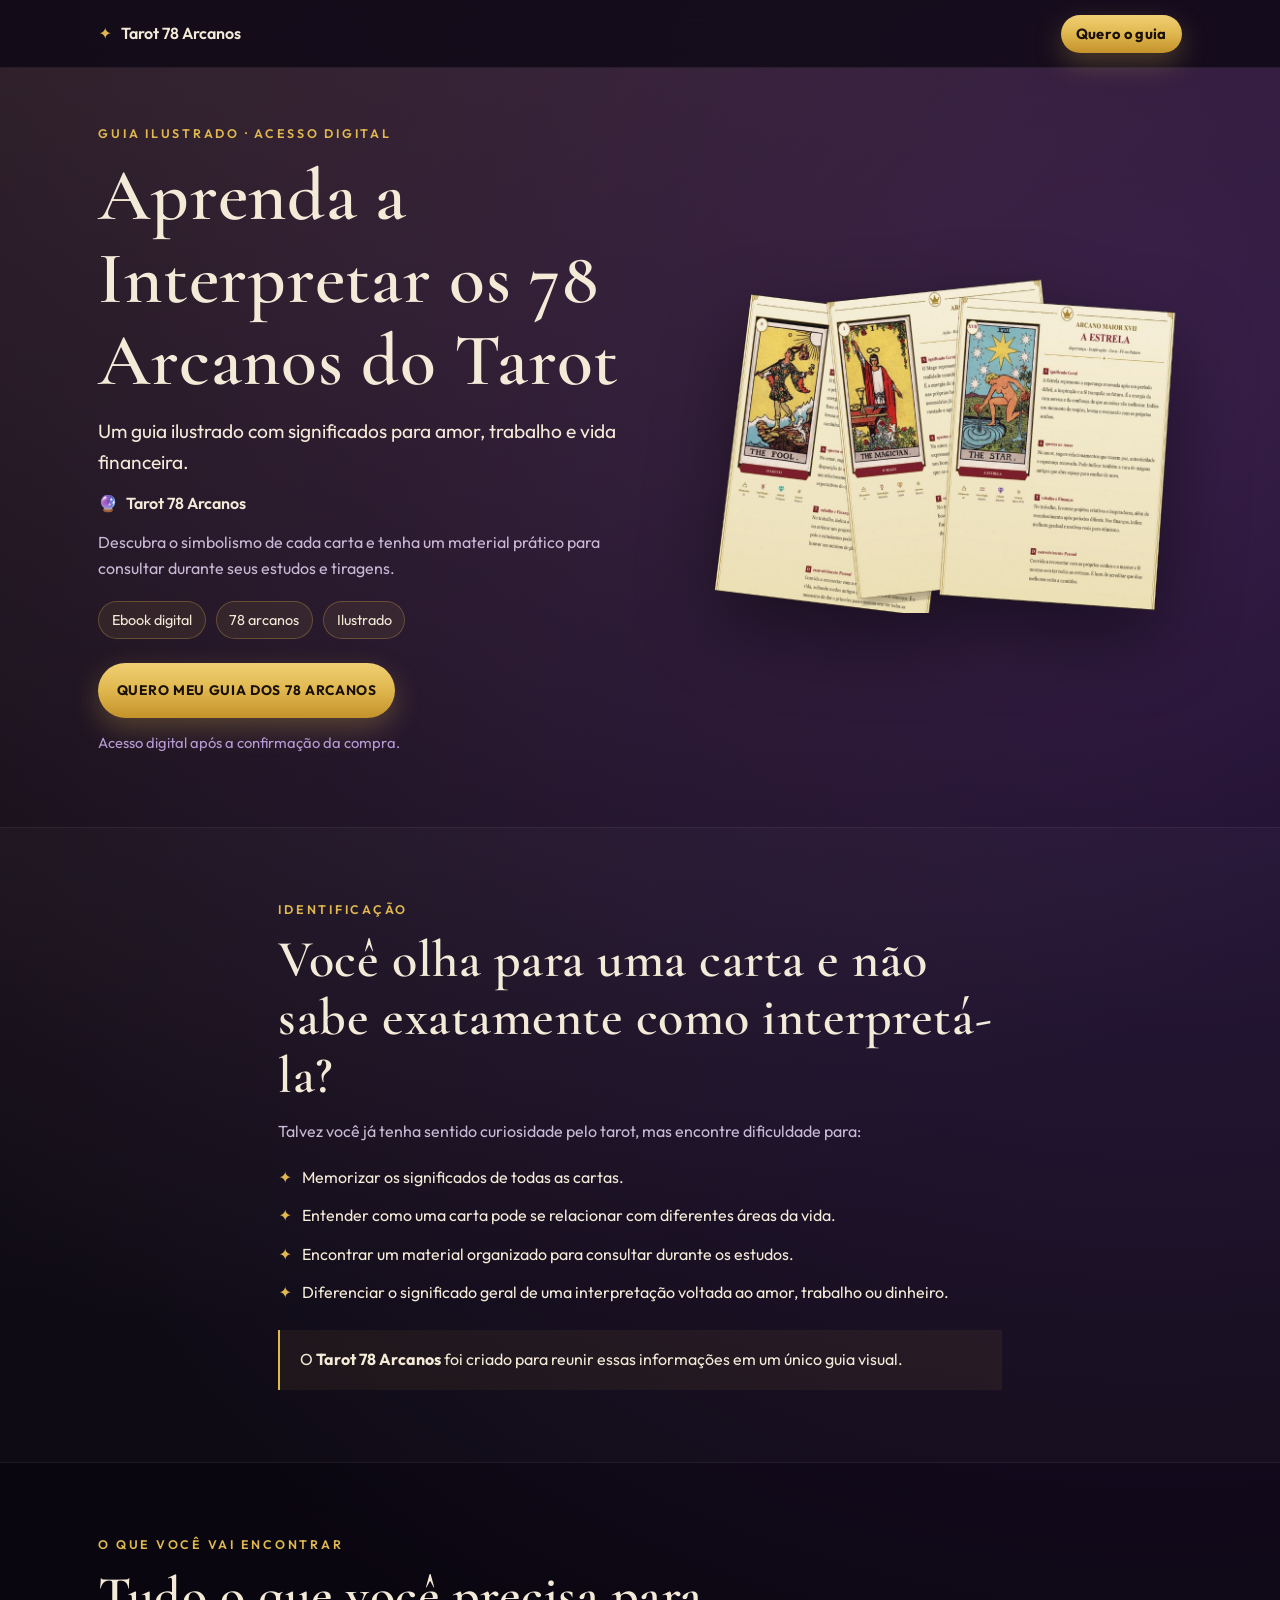
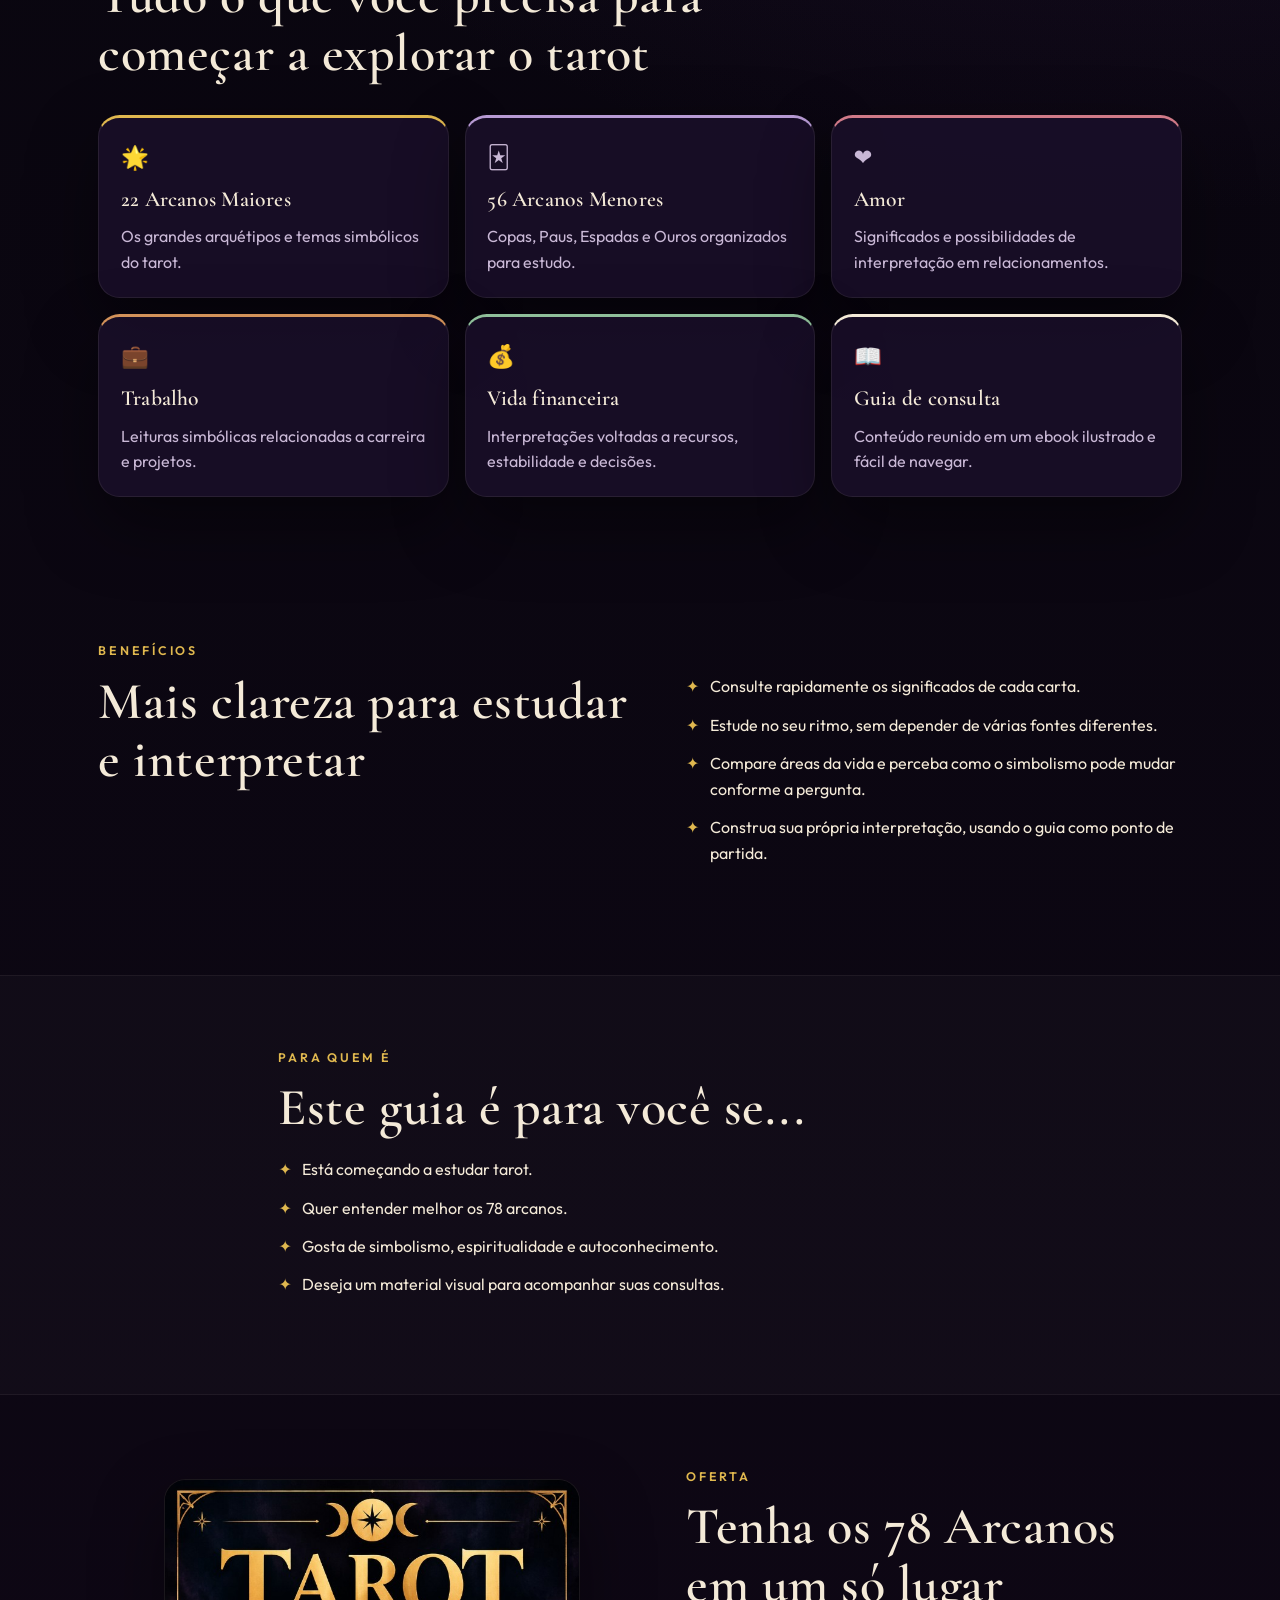
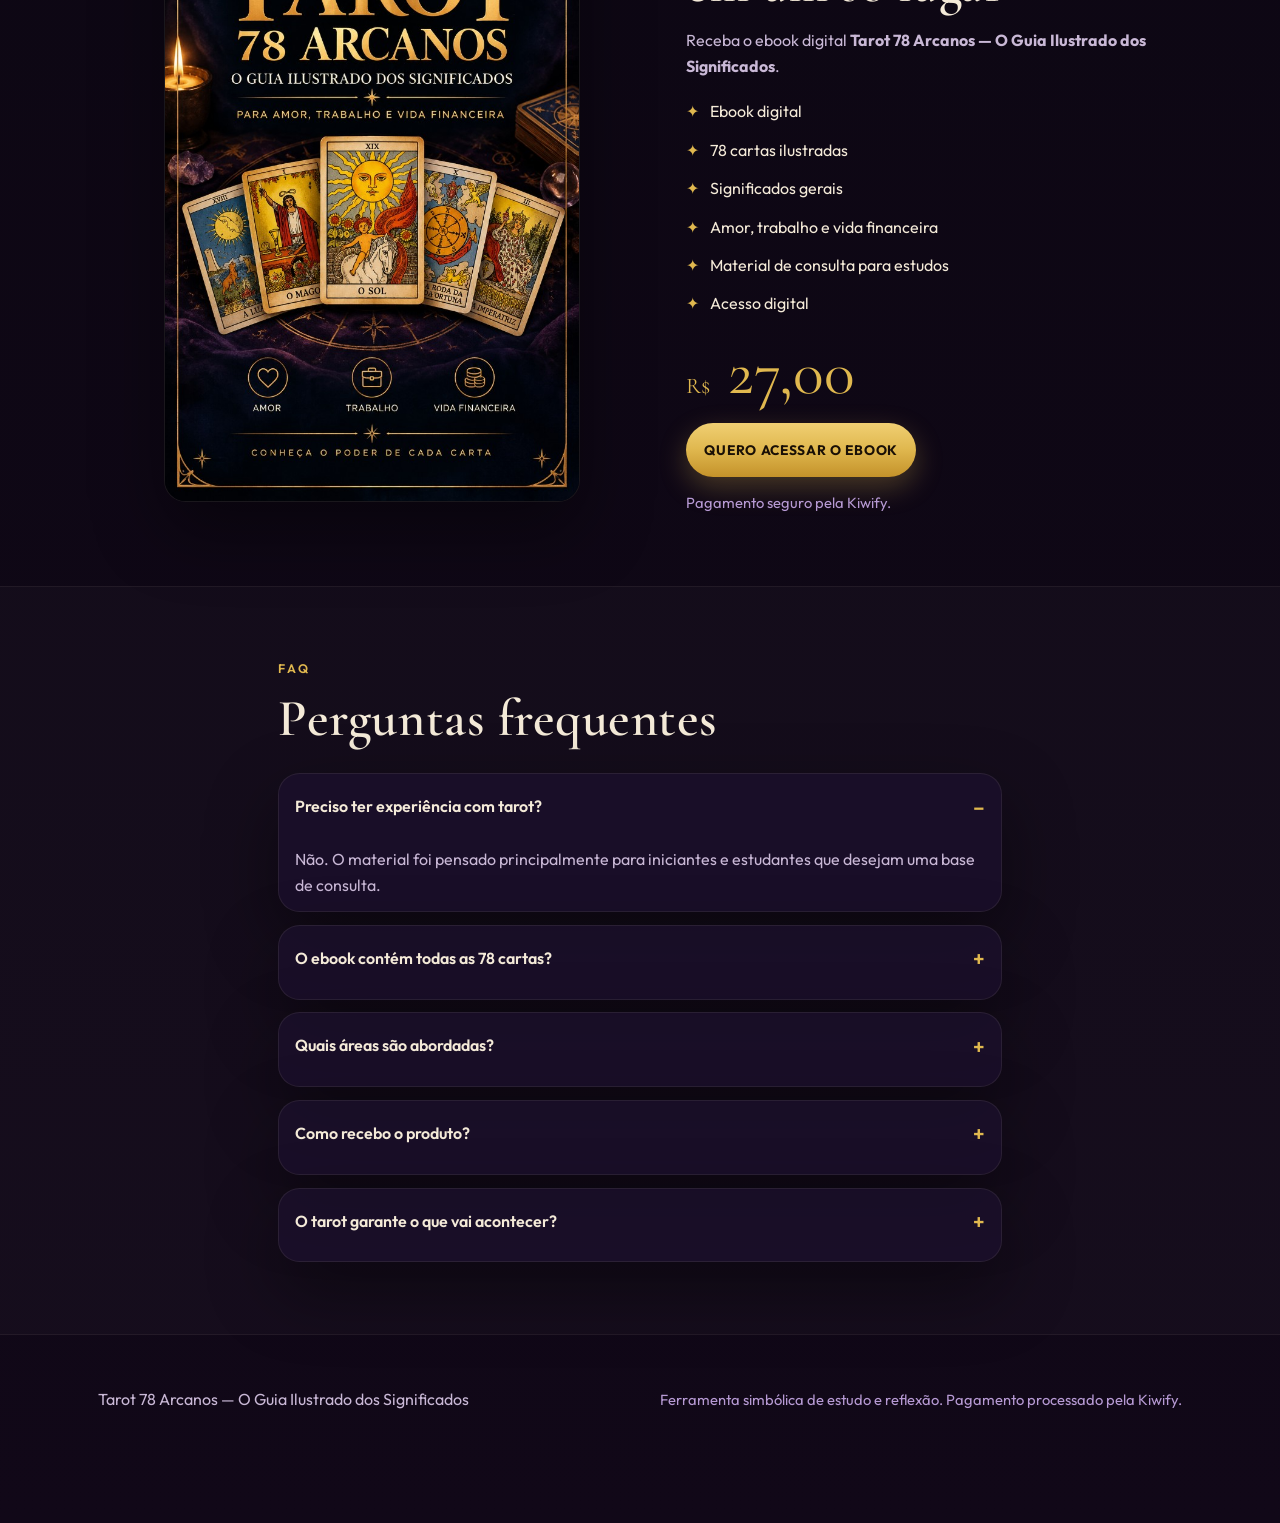
<file: index.html>
<!DOCTYPE html>
<html lang="pt-BR">
  <head>
    <meta charset="utf-8" />
    <meta name="viewport" content="width=device-width, initial-scale=1" />
    <meta
      name="description"
      content="Ebook ilustrado Tarot 78 Arcanos: significados para amor, trabalho e vida financeira. Acesso digital após a compra."
    />
    <meta property="og:title" content="Tarot 78 Arcanos — O Guia Ilustrado dos Significados" />
    <meta
      property="og:description"
      content="Aprenda a interpretar os 78 arcanos do tarot com um guia visual para amor, trabalho e vida financeira."
    />
    <meta property="og:type" content="website" />
    <meta property="og:image" content="images/capa.jpg" />
    <title>Tarot 78 Arcanos — O Guia Ilustrado dos Significados</title>
    <link rel="icon" href="favicon.svg" type="image/svg+xml" />
    <link rel="preconnect" href="https://fonts.googleapis.com" />
    <link rel="preconnect" href="https://fonts.gstatic.com" crossorigin />
    <link
      href="https://fonts.googleapis.com/css2?family=Cormorant+Garamond:ital,wght@0,500;0,600;0,700;1,500&family=Outfit:wght@400;500;600;700&display=swap"
      rel="stylesheet"
    />
    <link rel="stylesheet" href="styles.css" />
  </head>
  <body>
    <a class="skip-link" href="#conteudo">Pular para o conteúdo</a>

    <header class="site-header">
      <div class="wrap header-inner">
        <a class="brand" href="#topo">
          <span class="brand-mark" aria-hidden="true">✦</span>
          Tarot 78 Arcanos
        </a>
        <a class="btn btn-sm" data-checkout href="https://pay.kiwify.com.br/nUuGYq7">Quero o guia</a>
      </div>
    </header>

    <main id="conteudo">
      <section class="hero" id="topo">
        <div class="wrap hero-grid">
          <div class="hero-copy">
            <p class="eyebrow">Guia ilustrado · Acesso digital</p>
            <h1>Aprenda a Interpretar os 78 Arcanos do Tarot</h1>
            <p class="lede">
              Um guia ilustrado com significados para amor, trabalho e vida financeira.
            </p>
            <p class="hero-kicker">
              <span aria-hidden="true">🔮</span> Tarot 78 Arcanos
            </p>
            <p>
              Descubra o simbolismo de cada carta e tenha um material prático para consultar
              durante seus estudos e tiragens.
            </p>
            <ul class="chips" aria-label="O que está incluído">
              <li>Ebook digital</li>
              <li>78 arcanos</li>
              <li>Ilustrado</li>
            </ul>
            <a class="btn btn-lg" data-checkout href="https://pay.kiwify.com.br/nUuGYq7">Quero meu guia dos 78 arcanos</a>
            <p class="fine-print">Acesso digital após a confirmação da compra.</p>
          </div>

          <div class="hero-visual">
            <img
              class="hero-photo"
              src="images/guia-cartas.png"
              alt="Páginas do guia com O Louco, O Mago e A Estrela sobrepostas"
              width="1024"
              height="716"
            />
          </div>
        </div>
      </section>

      <section class="section identify" id="identificacao">
        <div class="wrap narrow">
          <p class="eyebrow">Identificação</p>
          <h2>Você olha para uma carta e não sabe exatamente como interpretá-la?</h2>
          <p>
            Talvez você já tenha sentido curiosidade pelo tarot, mas encontre dificuldade para:
          </p>
          <ul class="pain-list">
            <li>Memorizar os significados de todas as cartas.</li>
            <li>Entender como uma carta pode se relacionar com diferentes áreas da vida.</li>
            <li>Encontrar um material organizado para consultar durante os estudos.</li>
            <li>
              Diferenciar o significado geral de uma interpretação voltada ao amor, trabalho ou
              dinheiro.
            </li>
          </ul>
          <p class="closing">
            O <strong>Tarot 78 Arcanos</strong> foi criado para reunir essas informações em um
            único guia visual.
          </p>
        </div>
      </section>

      <section class="section contents" id="conteudo-ebook">
        <div class="wrap">
          <div class="section-head">
            <p class="eyebrow">O que você vai encontrar</p>
            <h2>Tudo o que você precisa para começar a explorar o tarot</h2>
          </div>
          <div class="feature-grid">
            <article class="feature gold">
              <p class="feature-icon" aria-hidden="true">🌟</p>
              <h3>22 Arcanos Maiores</h3>
              <p>Os grandes arquétipos e temas simbólicos do tarot.</p>
            </article>
            <article class="feature violet">
              <p class="feature-icon" aria-hidden="true">🃏</p>
              <h3>56 Arcanos Menores</h3>
              <p>Copas, Paus, Espadas e Ouros organizados para estudo.</p>
            </article>
            <article class="feature rose">
              <p class="feature-icon" aria-hidden="true">❤️</p>
              <h3>Amor</h3>
              <p>Significados e possibilidades de interpretação em relacionamentos.</p>
            </article>
            <article class="feature copper">
              <p class="feature-icon" aria-hidden="true">💼</p>
              <h3>Trabalho</h3>
              <p>Leituras simbólicas relacionadas a carreira e projetos.</p>
            </article>
            <article class="feature sage">
              <p class="feature-icon" aria-hidden="true">💰</p>
              <h3>Vida financeira</h3>
              <p>Interpretações voltadas a recursos, estabilidade e decisões.</p>
            </article>
            <article class="feature ivory">
              <p class="feature-icon" aria-hidden="true">📖</p>
              <h3>Guia de consulta</h3>
              <p>Conteúdo reunido em um ebook ilustrado e fácil de navegar.</p>
            </article>
          </div>
        </div>
      </section>

      <section class="section benefits" id="beneficios">
        <div class="wrap split">
          <div>
            <p class="eyebrow">Benefícios</p>
            <h2>Mais clareza para estudar e interpretar</h2>
          </div>
          <ul class="benefit-list">
            <li>Consulte rapidamente os significados de cada carta.</li>
            <li>Estude no seu ritmo, sem depender de várias fontes diferentes.</li>
            <li>
              Compare áreas da vida e perceba como o simbolismo pode mudar conforme a pergunta.
            </li>
            <li>Construa sua própria interpretação, usando o guia como ponto de partida.</li>
          </ul>
        </div>
      </section>

      <section class="section audience" id="para-quem">
        <div class="wrap narrow">
          <p class="eyebrow">Para quem é</p>
          <h2>Este guia é para você se...</h2>
          <ul class="audience-list">
            <li>Está começando a estudar tarot.</li>
            <li>Quer entender melhor os 78 arcanos.</li>
            <li>Gosta de simbolismo, espiritualidade e autoconhecimento.</li>
            <li>Deseja um material visual para acompanhar suas consultas.</li>
          </ul>
        </div>
      </section>

      <section class="section offer" id="oferta">
        <div class="wrap offer-grid">
          <div class="cover">
            <img
              class="cover-photo"
              src="images/capa.jpg"
              alt="Capa do ebook Tarot 78 Arcanos — O Guia Ilustrado dos Significados"
              width="682"
              height="1024"
            />
          </div>
          <div class="offer-copy">
            <p class="eyebrow">Oferta</p>
            <h2>Tenha os 78 Arcanos em um só lugar</h2>
            <p>
              Receba o ebook digital <strong>Tarot 78 Arcanos — O Guia Ilustrado dos Significados</strong>.
            </p>
            <ul class="offer-points">
              <li>Ebook digital</li>
              <li>78 cartas ilustradas</li>
              <li>Significados gerais</li>
              <li>Amor, trabalho e vida financeira</li>
              <li>Material de consulta para estudos</li>
              <li>Acesso digital</li>
            </ul>
            <p class="price"><span>R$</span> 27,00</p>
            <a class="btn btn-lg" data-checkout href="https://pay.kiwify.com.br/nUuGYq7">Quero acessar o ebook</a>
            <p class="fine-print">Pagamento seguro pela Kiwify.</p>
          </div>
        </div>
      </section>

      <section class="section faq" id="faq">
        <div class="wrap narrow">
          <p class="eyebrow">FAQ</p>
          <h2>Perguntas frequentes</h2>
          <div class="faq-list">
            <details open>
              <summary>Preciso ter experiência com tarot?</summary>
              <p>
                Não. O material foi pensado principalmente para iniciantes e estudantes que
                desejam uma base de consulta.
              </p>
            </details>
            <details>
              <summary>O ebook contém todas as 78 cartas?</summary>
              <p>
                Sim. A proposta é reunir os 22 Arcanos Maiores e os 56 Arcanos Menores, com
                ilustrações e significados organizados.
              </p>
            </details>
            <details>
              <summary>Quais áreas são abordadas?</summary>
              <p>Amor e relacionamentos, trabalho e carreira, e vida financeira.</p>
            </details>
            <details>
              <summary>Como recebo o produto?</summary>
              <p>
                O produto é digital. Após a confirmação do pagamento, o acesso é disponibilizado
                pela Kiwify.
              </p>
            </details>
            <details>
              <summary>O tarot garante o que vai acontecer?</summary>
              <p>
                Não. O tarot é uma ferramenta simbólica de reflexão e interpretação, não uma
                garantia de acontecimentos futuros.
              </p>
            </details>
          </div>
        </div>
      </section>
    </main>

    <footer class="site-footer">
      <div class="wrap footer-inner">
        <p>Tarot 78 Arcanos — O Guia Ilustrado dos Significados</p>
        <p class="fine-print">
          Ferramenta simbólica de estudo e reflexão. Pagamento processado pela Kiwify.
        </p>
      </div>
    </footer>

    <div class="mobile-cta">
      <a class="btn" data-checkout href="https://pay.kiwify.com.br/nUuGYq7">Quero o ebook · R$ 27,00</a>
    </div>

    <script src="config.js"></script>
    <script src="script.js"></script>
  </body>
</html>
</file>
<file: styles.css>
:root {
  color-scheme: dark;
  --night: #09060f;
  --plum: #160b22;
  --violet: #3a1d5c;
  --orchid: #b79ad4;
  --gold: #e0b84f;
  --gold-deep: #c4922a;
  --ivory: #f4ead8;
  --mist: #c9b8d6;
  --rose: #d07a88;
  --copper: #d3925a;
  --sage: #8fbf9a;
  --line: rgba(224, 184, 79, 0.28);
  --card: rgba(28, 16, 44, 0.78);
  --shadow: 0 28px 70px rgba(0, 0, 0, 0.42);
  --radius: 1.35rem;
  --header: 4.25rem;
}

* {
  box-sizing: border-box;
}

html {
  scroll-behavior: smooth;
  overflow-x: hidden;
}

body {
  margin: 0;
  overflow-x: hidden;
  font-family: Outfit, system-ui, sans-serif;
  color: var(--ivory);
  background:
    radial-gradient(circle at 12% -10%, rgba(224, 184, 79, 0.16), transparent 34%),
    radial-gradient(circle at 90% 8%, rgba(88, 42, 128, 0.45), transparent 32%),
    linear-gradient(180deg, #140b1f 0%, var(--night) 28%, #110818 100%);
  line-height: 1.6;
}

img,
svg {
  display: block;
  max-width: 100%;
}

a {
  color: var(--gold);
}

h1,
h2,
h3 {
  font-family: "Cormorant Garamond", Georgia, serif;
  line-height: 1.12;
  letter-spacing: 0.01em;
  margin: 0;
  overflow-wrap: break-word;
}

h1 {
  font-size: clamp(2.1rem, 8vw, 4.6rem);
  font-weight: 600;
}

h2 {
  font-size: clamp(2rem, 5vw, 3.25rem);
  font-weight: 600;
}

h3 {
  font-size: 1.35rem;
  font-weight: 600;
}

p {
  margin: 0.85rem 0 0;
  color: var(--mist);
  overflow-wrap: break-word;
}

.skip-link {
  position: absolute;
  left: 1rem;
  top: -4rem;
  z-index: 20;
  padding: 0.6rem 0.9rem;
  background: var(--gold);
  color: var(--night);
  text-decoration: none;
  border-radius: 0.5rem;
}

.skip-link:focus {
  top: 1rem;
}

.wrap {
  width: min(1120px, 100%);
  margin: 0 auto;
  padding-inline: 1.15rem;
}

.narrow {
  width: min(760px, 100%);
}

.eyebrow {
  margin: 0 0 0.7rem;
  color: var(--gold);
  font-size: 0.78rem;
  font-weight: 600;
  letter-spacing: 0.22em;
  text-transform: uppercase;
}

.site-header {
  position: sticky;
  top: 0;
  z-index: 10;
  height: var(--header);
  border-bottom: 1px solid rgba(244, 234, 216, 0.08);
  background: rgba(12, 7, 20, 0.78);
  backdrop-filter: blur(16px);
}

.site-header.is-scrolled {
  box-shadow: 0 12px 32px rgba(0, 0, 0, 0.28);
}

.header-inner,
.footer-inner {
  display: flex;
  align-items: center;
  justify-content: space-between;
  gap: 1rem;
  height: var(--header);
}

.brand {
  display: flex;
  align-items: center;
  gap: 0.55rem;
  color: var(--ivory);
  text-decoration: none;
  font-weight: 600;
}

.brand-mark {
  color: var(--gold);
}

.btn {
  display: inline-flex;
  align-items: center;
  justify-content: center;
  min-height: 3rem;
  min-width: 0;
  max-width: 100%;
  padding: 0.85rem 1.35rem;
  border: 0;
  border-radius: 999px;
  background: linear-gradient(180deg, #f0cf73 0%, var(--gold) 48%, var(--gold-deep) 100%);
  color: #1a1006;
  font: inherit;
  font-weight: 700;
  letter-spacing: 0.02em;
  text-decoration: none;
  text-align: center;
  white-space: normal;
  box-shadow: 0 10px 28px rgba(224, 184, 79, 0.28);
  transition: transform 0.2s ease, filter 0.2s ease;
}

.btn:hover {
  transform: translateY(-1px);
  filter: brightness(1.05);
}

.btn:focus-visible {
  outline: 2px solid var(--ivory);
  outline-offset: 3px;
}

.btn-sm {
  min-height: 2.4rem;
  padding: 0.45rem 0.95rem;
  font-size: 0.92rem;
}

.btn-lg {
  min-height: 3.4rem;
  padding: 1rem 1.15rem;
  width: fit-content;
  max-width: 100%;
  text-transform: uppercase;
  font-size: 0.86rem;
  letter-spacing: 0.05em;
}

.hero {
  padding: 3.5rem 0 4.5rem;
}

.hero-grid,
.offer-grid,
.split {
  display: grid;
  gap: 2.5rem;
  min-width: 0;
}

.hero-copy,
.hero-visual,
.offer-copy,
.cover {
  min-width: 0;
  max-width: 100%;
}

.hero-kicker {
  display: flex;
  align-items: center;
  gap: 0.45rem;
  color: var(--ivory);
  font-weight: 600;
}

.lede {
  font-size: 1.2rem;
  color: var(--ivory);
}

.chips,
.pain-list,
.benefit-list,
.audience-list,
.offer-points {
  margin: 1.25rem 0 1.5rem;
  padding: 0;
  list-style: none;
}

.chips {
  display: flex;
  flex-wrap: wrap;
  gap: 0.6rem;
}

.chips li {
  padding: 0.4rem 0.8rem;
  border: 1px solid var(--line);
  border-radius: 999px;
  color: var(--ivory);
  background: rgba(224, 184, 79, 0.08);
  font-size: 0.9rem;
}

.fine-print {
  color: var(--orchid);
  font-size: 0.92rem;
}

.hero-visual {
  display: grid;
  place-items: center;
  width: 100%;
}

.hero-photo {
  width: min(40rem, 100%);
  height: auto;
  filter: drop-shadow(0 28px 40px rgba(0, 0, 0, 0.45));
}

.section {
  padding: 4.5rem 0;
}

.section-head {
  width: min(720px, 100%);
  margin-bottom: 2rem;
}

.identify,
.audience,
.faq {
  background: rgba(255, 255, 255, 0.02);
  border-block: 1px solid rgba(244, 234, 216, 0.06);
}

.pain-list li,
.benefit-list li,
.audience-list li,
.offer-points li {
  position: relative;
  padding-left: 1.5rem;
  margin: 0.8rem 0;
}

.pain-list li::before,
.benefit-list li::before,
.audience-list li::before,
.offer-points li::before {
  content: "✦";
  position: absolute;
  left: 0;
  color: var(--gold);
}

.closing {
  padding: 1.1rem 1.2rem;
  border-left: 2px solid var(--gold);
  background: rgba(224, 184, 79, 0.06);
  color: var(--ivory);
}

.feature-grid {
  display: grid;
  grid-template-columns: repeat(3, 1fr);
  gap: 1rem;
}

.feature,
.cover,
details {
  background: var(--card);
  border: 1px solid rgba(244, 234, 216, 0.08);
  border-radius: var(--radius);
  box-shadow: var(--shadow);
}

.feature {
  padding: 1.35rem;
}

.feature-icon {
  margin: 0 0 0.7rem;
  font-size: 1.4rem;
}

.feature.gold { border-top: 3px solid var(--gold); }
.feature.violet { border-top: 3px solid var(--orchid); }
.feature.rose { border-top: 3px solid var(--rose); }
.feature.copper { border-top: 3px solid var(--copper); }
.feature.sage { border-top: 3px solid var(--sage); }
.feature.ivory { border-top: 3px solid var(--ivory); }

.cover {
  overflow: hidden;
  width: min(26rem, 100%);
  justify-self: center;
  padding: 0;
  background: #07040c;
}

.cover-photo {
  width: 100%;
  height: auto;
}

.price {
  margin: 0.4rem 0 1.1rem;
  color: var(--gold);
  font-family: "Cormorant Garamond", Georgia, serif;
  font-size: 4rem;
  line-height: 1;
}

.price span {
  font-size: 1.4rem;
  margin-right: 0.2rem;
}

.faq-list {
  display: grid;
  gap: 0.8rem;
  margin-top: 1.5rem;
}

details {
  padding: 0.35rem 1rem 0.8rem;
}

summary {
  cursor: pointer;
  display: flex;
  align-items: center;
  justify-content: space-between;
  gap: 1rem;
  list-style: none;
  padding: 0.9rem 0;
  font-weight: 600;
}

summary::after {
  content: "+";
  color: var(--gold);
  font-size: 1.3rem;
  line-height: 1;
}

details[open] summary::after {
  content: "–";
}

summary::-webkit-details-marker {
  display: none;
}

.site-footer {
  padding: 1.5rem 0 6rem;
  color: var(--orchid);
}

.mobile-cta {
  position: sticky;
  bottom: 0;
  display: none;
  padding: 0.8rem 1rem calc(0.8rem + env(safe-area-inset-bottom));
  background: rgba(9, 6, 15, 0.92);
  border-top: 1px solid var(--line);
  backdrop-filter: blur(16px);
}

.mobile-cta .btn {
  width: 100%;
}

@media (min-width: 860px) {
  .hero-grid,
  .offer-grid,
  .split {
    grid-template-columns: 1.05fr 0.95fr;
    align-items: start;
  }

  .hero-grid,
  .offer-grid {
    align-items: center;
  }
}

@media (max-width: 860px) {
  .eyebrow {
    letter-spacing: 0.12em;
  }

  h1 {
    font-size: clamp(1.9rem, 9vw, 2.5rem);
  }

  .lede {
    font-size: 1.05rem;
  }

  .feature-grid {
    grid-template-columns: 1fr;
  }

  .header-inner .btn-sm {
    display: none;
  }

  .btn-lg {
    display: flex;
    width: 100%;
    font-size: 0.82rem;
    letter-spacing: 0.04em;
  }

  .mobile-cta {
    display: block;
  }

  .site-footer {
    padding-bottom: 7rem;
  }
}

@media (prefers-reduced-motion: reduce) {
  html {
    scroll-behavior: auto;
  }

  .btn {
    transition: none;
  }
}
</file>
